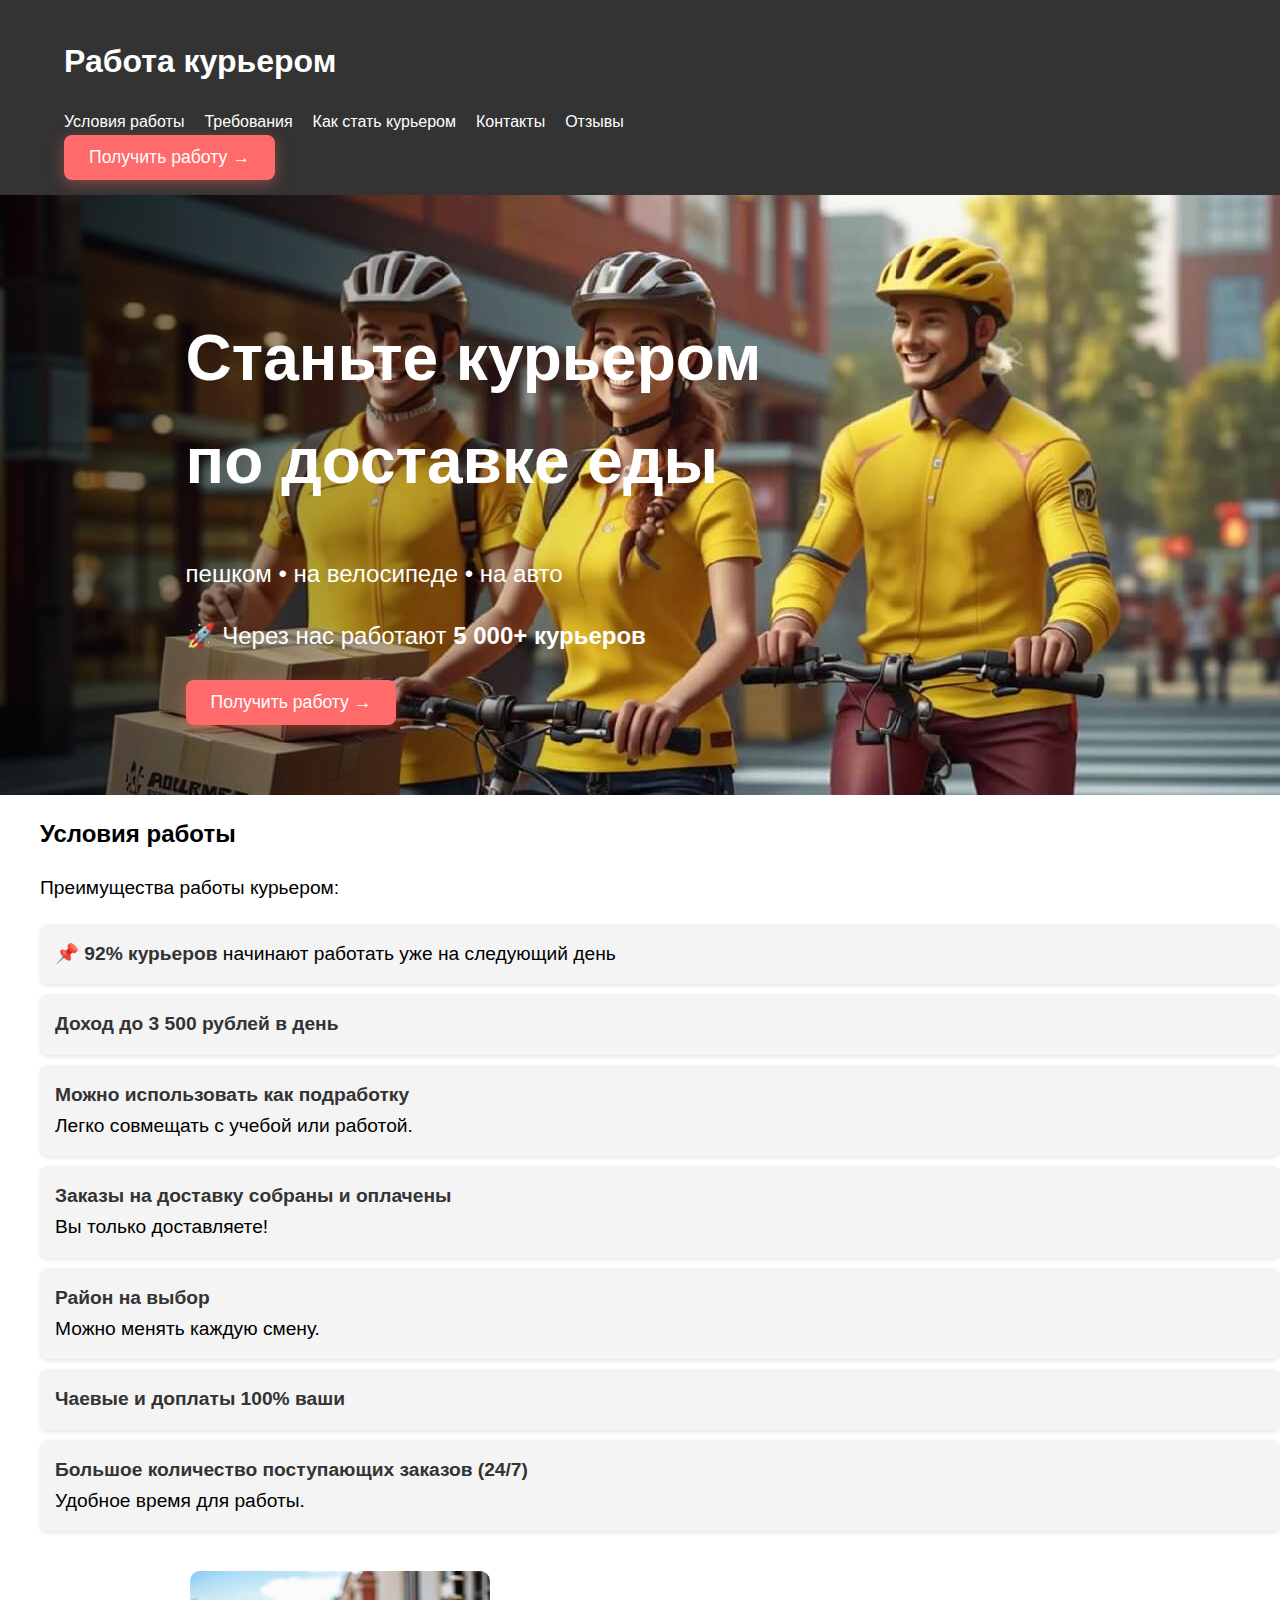
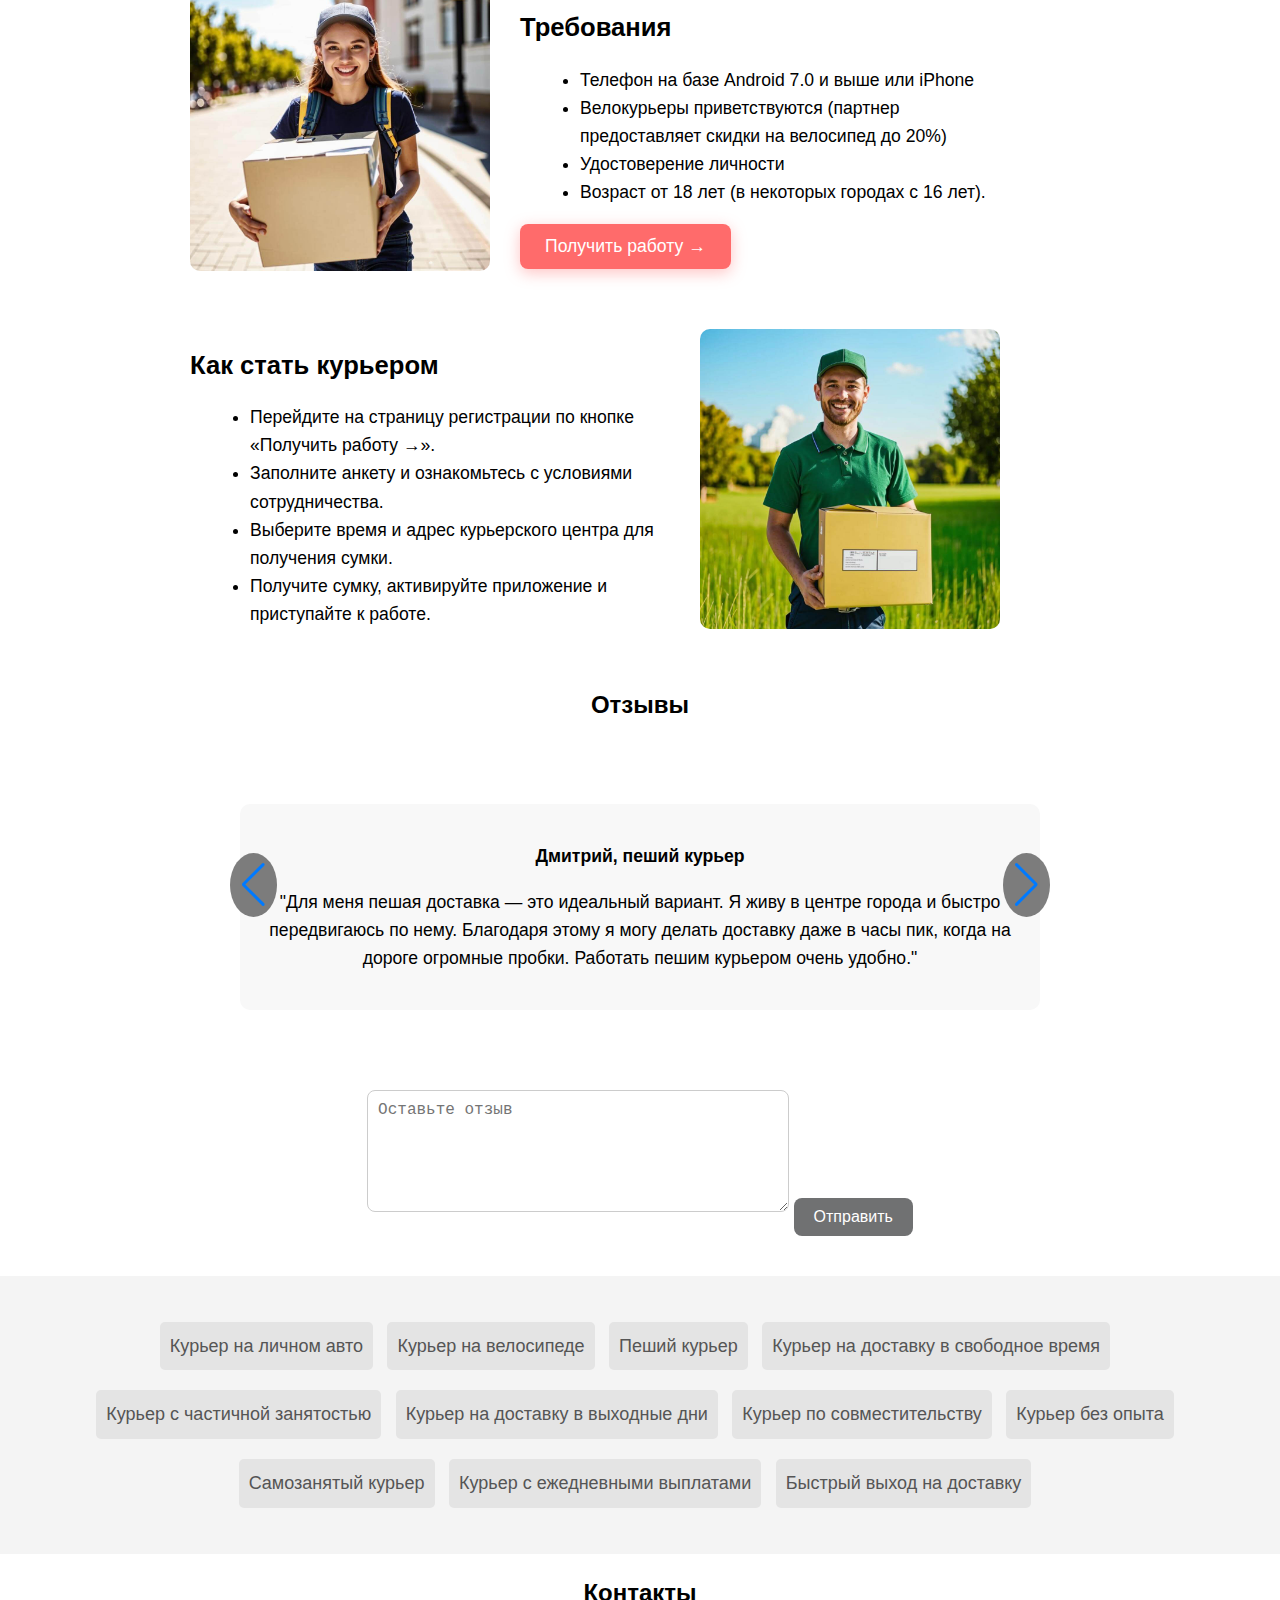
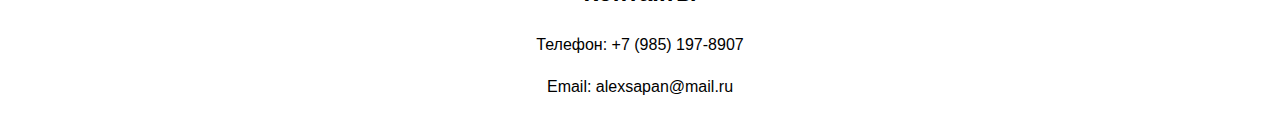
<file: index.html>
<!DOCTYPE html>
<html lang="ru">
<head>
        <!-- Yandex.Metrika counter -->
        <script type="text/javascript" >
            (function(m,e,t,r,i,k,a){m[i]=m[i]||function(){(m[i].a=m[i].a||[]).push(arguments)};
            m[i].l=1*new Date();
            for (var j = 0; j < document.scripts.length; j++) {if (document.scripts[j].src === r) { return; }}
            k=e.createElement(t),a=e.getElementsByTagName(t)[0],k.async=1,k.src=r,a.parentNode.insertBefore(k,a)})
            (window, document, "script", "https://mc.yandex.ru/metrika/tag.js", "ym");
         
            ym(98486998, "init", {
                 clickmap:true,
                 trackLinks:true,
                 accurateTrackBounce:true,
                 webvisor:true
            });
         </script>
         <noscript><div><img src="https://mc.yandex.ru/watch/98486998" style="position:absolute; left:-9999px;" alt="" /></div></noscript>
         <!-- /Yandex.Metrika counter -->    
    <meta charset="UTF-8">
    <meta name="viewport" content="width=device-width, initial-scale=1.0">
    <title>Работа курьером</title>
    <link rel="icon" type="image/png"  href="images/delivery-man.png">
    <link rel="icon" type="image/png" sizes="32x32" href="images/delivery-man-32x32.png">
    <link rel="icon" type="image/png" sizes="16x16" href="images/delivery-man-16x16.png">
    <link rel="apple-touch-icon" sizes="180x180" href="images/delivery-man-180x180.png">    
    <link rel="stylesheet" href="styles.css">
    <link rel="stylesheet" href="https://cdn.jsdelivr.net/npm/swiper@11/swiper-bundle.min.css" />
    <script src="https://cdn.jsdelivr.net/npm/swiper@11/swiper-bundle.min.js"></script>
        <!-- Top.Mail.Ru counter -->
        <script type="text/javascript">
        var _tmr = window._tmr || (window._tmr = []);
        _tmr.push({id: "3628624", type: "pageView", start: (new Date()).getTime()});
        (function (d, w, id) {
          if (d.getElementById(id)) return;
          var ts = d.createElement("script"); ts.type = "text/javascript"; ts.async = true; ts.id = id;
          ts.src = "https://top-fwz1.mail.ru/js/code.js";
          var f = function () {var s = d.getElementsByTagName("script")[0]; s.parentNode.insertBefore(ts, s);};
          if (w.opera == "[object Opera]") { d.addEventListener("DOMContentLoaded", f, false); } else { f(); }
        })(document, window, "tmr-code");
        </script>
        <noscript><div><img src="https://top-fwz1.mail.ru/counter?id=3628624;js=na" style="position:absolute;left:-9999px;" alt="Top.Mail.Ru" /></div></noscript>
        <!-- /Top.Mail.Ru counter -->
        
</head>
<body>
    <header>
        <div class="container">
            <div class="header-content">
                <h1>Работа курьером</h1>

                </div>
                <!-- Кнопка для мобильного меню -->
                <label for="mobile-menu-toggle" class="mobile-menu-icon">&#9776;</label>
                <input type="checkbox" id="mobile-menu-toggle" class="mobile-menu-toggle">
                <!-- Навигационное меню -->
                <nav class="nav-menu">
                    <ul>
                        <li><a href="#about">Условия работы</a></li>
                        <li><a href="#vacancies">Требования</a></li>
                        <li><a href="#how-to-become">Как стать курьером</a></li>
                        <li><a href="#contacts">Контакты</a></li>
                        <li><a href="#reviews">Отзывы</a></li>
                    </ul>
                </nav>
                <a href="https://trk.ppdu.ru/click?uid=20986&pid=1&oid=31ba9c13-4847-41f9-bc4a-1f4a1fbced43&erid=Kra23uVC3">
                    <button class="apply-btn">Получить работу →</button>
                </a>
            </div>
        </div>
    </header>

    <section id="hero">
        <div class="container">
            <h1>Станьте курьером<br>по доставке еды</h1>
            <p>пешком • на велосипеде • на авто</p>
            <div class="hero-benefits">
                <div class="benefit-item">                    
                    <p><span>🚀</span> Через нас работают <strong>5 000+ курьеров</strong></p>
                </div>
            </div>
            <a href="https://trk.ppdu.ru/click?uid=20986&pid=1&oid=31ba9c13-4847-41f9-bc4a-1f4a1fbced43&erid=Kra23uVC3">
                <button class="apply-btn">Получить работу →</button>
            </a>
        </div>
    </section>

    <section id="about">
        <h2>Условия работы</h2>
        <p>Преимущества работы курьером:</p>

        <ul>
            <li>📌 <strong>92% курьеров</strong> начинают работать уже на следующий день</li>                                   
            <li><strong>Доход до 3 500 рублей в день</strong></li>
            <li><strong>Можно использовать как подработку</strong><br>Легко совмещать с учебой или работой.</li>
            <li><strong>Заказы на доставку собраны и оплачены</strong><br>Вы только доставляете!</li>
            <li><strong>Район на выбор</strong><br>Можно менять каждую смену.</li>
            <li><strong>Чаевые и доплаты 100% ваши</strong></li>
            <li><strong>Большое количество поступающих заказов (24/7)</strong><br>Удобное время для работы.</li>
        </ul>
    </section>

    <section id="vacancies" class="vacancies-section">
        <div class="vacancies-content">
            <div class="vacancies-image">
                <img src="images/курьер реал девушка.jpg" alt="Требования" class="vacancies-img">
            </div>
            <div class="vacancies-text">
                <h3>Требования</h3>
                <ul>
                    <li>Телефон на базе Android 7.0 и выше или iPhone</li>
                    <li>Велокурьеры приветствуются (партнер предоставляет скидки на велосипед до 20%)</li>
                    <li>Удостоверение личности</li>
                    <li>Возраст от 18 лет (в некоторых городах с 16 лет).</li>
                </ul>
                
                <a href="https://trk.ppdu.ru/click?uid=20986&pid=1&oid=31ba9c13-4847-41f9-bc4a-1f4a1fbced43&erid=Kra23uVC3">
                    <button class="apply-btn">Получить работу →</button>
                </a>
            </div>
        </div>
    </section>

    <section id="how-to-become">
        <div class="how-to-become-content">
            <div class="how-to-become-text">
                <h3>Как стать курьером</h3>
                <ul>
                    <li>Перейдите на страницу регистрации по кнопке «Получить работу →».</li>
                    <li>Заполните анкету и ознакомьтесь с условиями сотрудничества.</li>
                    <li>Выберите время и адрес курьерского центра для получения сумки.</li>
                    <li>Получите сумку, активируйте приложение и приступайте к работе.</li>
                </ul>
            </div>
            <div class="how-to-become-image">
                <img src="images/курьер реал.jpg" alt="Как стать курьером">
            </div>
        </div>
    </section>

    <section id="reviews">
        <h2 style="text-align: center;">Отзывы</h2>
        <div class="reviews-container">
            <div class="swiper-container">
                <div class="swiper-wrapper">
                    <div class="swiper-slide">
                        <p><strong>Дмитрий, пеший курьер</strong></p>
                        <p>"Для меня пешая доставка — это идеальный вариант. Я живу в центре города и быстро передвигаюсь по нему. Благодаря этому я могу делать доставку даже в часы пик, когда на дороге огромные пробки. Работать пешим курьером очень удобно."</p>
                    </div>
                    <div class="swiper-slide">
                        <p><strong>Марина, курьер на велосипеде</strong></p>
                        <p>"Работа на велосипеде — отличная альтернатива для тех, кто не хочет сидеть в пробках и заботится о своей физической форме. Доставлять быстро и легко, а еще это экологично! Я очень довольна, что выбрала этот способ доставки."</p>
                    </div>
                    <div class="swiper-slide">
                        <p><strong>Алексей, курьер на личном авто</strong></p>
                        <p>"Работа курьером на личном авто — это именно то, что мне нужно! Я сам определяю, когда работать, и зарабатываю достойно. Плюс, не нужно тратить время на общественный транспорт. Рекомендую тем, кто хочет сочетать работу и личное время."</p>
                    </div>
                </div>
                <!-- Навигация -->
                <div class="swiper-button-next"></div>
                <div class="swiper-button-prev"></div>
            </div>
        </div>
        <form class="review-form">
            <textarea placeholder="Оставьте отзыв" required></textarea>
            <button type="submit">Отправить</button>
        </form>
    </section>

    <section class="keywords-section">
        <ul>
            <li>Курьер на личном авто</li>
            <li>Курьер на велосипеде</li>
            <li>Пеший курьер</li>
            <li>Курьер на доставку в свободное время</li>
            <li>Курьер с частичной занятостью</li>
            <li>Курьер на доставку в выходные дни</li>
            <li>Курьер по совместительству</li>
            <li>Курьер без опыта</li>
            <li>Самозанятый курьер</li>
            <li>Курьер с ежедневными выплатами</li>
            <li>Быстрый выход на доставку</li>
        </ul>
    </section>

    <footer>
        <h2 style="text-align: center;" id="contacts">Контакты</h2>
        <p style="text-align: center;">Телефон: +7 (985) 197-8907</p>
        <p style="text-align: center;">Email: alexsapan@mail.ru</p>        
    </footer>

    <script>
        document.addEventListener("DOMContentLoaded", function () {
            new Swiper('.swiper-container', {
                loop: true,
                navigation: {
                    nextEl: '.swiper-button-next',
                    prevEl: '.swiper-button-prev',
                },
                autoplay: {
                    delay: 5000,
                    disableOnInteraction: false,
                },
                spaceBetween: 20,
            });
        });
    </script>
</body>
</html>
</file>
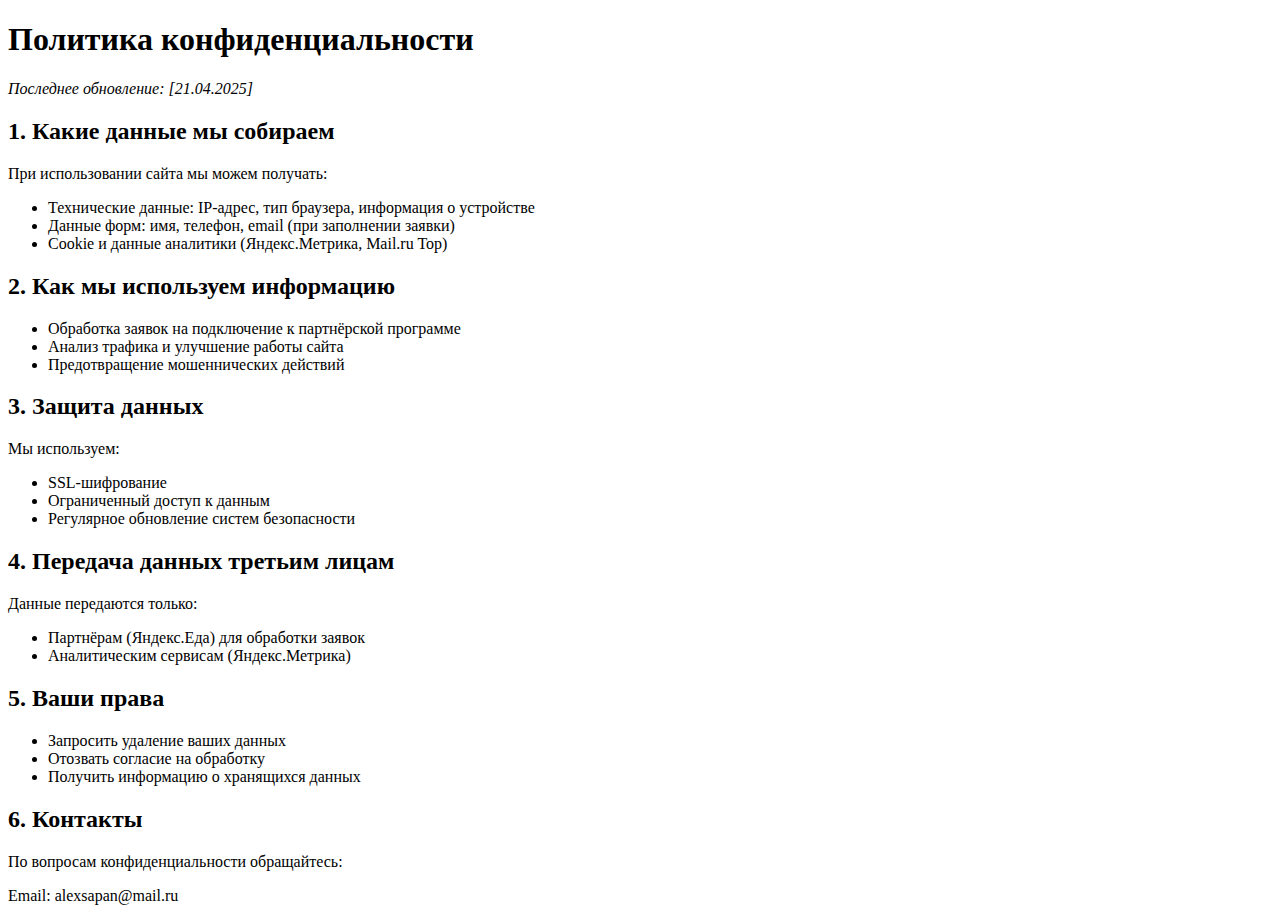
<file: privacy-policy.html>
<!DOCTYPE html>
<html lang="ru">
<head>
    <meta charset="UTF-8">
    <title>Политика конфиденциальности</title>
</head>
<body>
    <div class="container">
        <h1>Политика конфиденциальности</h1>
        
        <p><em>Последнее обновление: [21.04.2025]</em></p>

        <h2>1. Какие данные мы собираем</h2>
        <p>При использовании сайта мы можем получать:</p>
        <ul>
            <li>Технические данные: IP-адрес, тип браузера, информация о устройстве</li>
            <li>Данные форм: имя, телефон, email (при заполнении заявки)</li>
            <li>Cookie и данные аналитики (Яндекс.Метрика, Mail.ru Top)</li>
        </ul>

        <h2>2. Как мы используем информацию</h2>
        <ul>
            <li>Обработка заявок на подключение к партнёрской программе</li>
            <li>Анализ трафика и улучшение работы сайта</li>
            <li>Предотвращение мошеннических действий</li>
        </ul>

        <h2>3. Защита данных</h2>
        <p>Мы используем:</p>
        <ul>
            <li>SSL-шифрование</li>
            <li>Ограниченный доступ к данным</li>
            <li>Регулярное обновление систем безопасности</li>
        </ul>

        <h2>4. Передача данных третьим лицам</h2>
        <p>Данные передаются только:</p>
        <ul>
            <li>Партнёрам (Яндекс.Еда) для обработки заявок</li>
            <li>Аналитическим сервисам (Яндекс.Метрика)</li>
        </ul>

        <h2>5. Ваши права</h2>
        <ul>
            <li>Запросить удаление ваших данных</li>
            <li>Отозвать согласие на обработку</li>
            <li>Получить информацию о хранящихся данных</li>
        </ul>

        <h2>6. Контакты</h2>
        <p>По вопросам конфиденциальности обращайтесь:</p>
        <p>Email: alexsapan@mail.ru<br></p>
        
    </div>
</body>
</html>
</file>
<file: styles.css>
/* Базовые стили */
body {
    font-family: Arial, sans-serif;
    margin: 0;
    padding: 0;
    line-height: 1.6;
    overflow-x: hidden;
}

.container {
    width: 90%;
    max-width: 1200px;
    margin: 0 auto;
}

header {
    display: flex;
    justify-content: space-between;
    align-items: center;
    background: #333;
    color: white;
    padding: 15px 0;
    position: relative;
}

.mobile-menu-icon {
    display: none;
    font-size: 2rem;
    cursor: pointer;
    color: white;
}

.mobile-menu-toggle {
    display: none;
}

.nav-menu ul {
    list-style: none;
    padding: 0;
    margin: 0;
    display: flex;
}

.nav-menu ul li {
    margin-right: 20px;
}

.nav-menu ul li a {
    color: white;
    text-decoration: none;
}

.apply-btn {
    background: #FF6B6B; /* Ярко-красный вместо желтого */
    color: white !important; /* Белый текст для контраста */
    border: none;
    padding: 12px 25px; /* Увеличенный размер */
    cursor: pointer;
    font-size: 1.1em;
    border-radius: 8px; /* Скругление углов */
    box-shadow: 0 4px 15px rgba(255, 107, 107, 0.4); /* Тень для объема */
    transition: all 0.3s ease; /* Плавные анимации */
}

.apply-btn:hover {
    background: #FF5252; /* Темнее при наведении */
    transform: translateY(-2px); /* Эффект "приподнятия" */
    box-shadow: 0 6px 20px rgba(255, 82, 82, 0.5);
}

#hero {
    position: relative;
    background: url('images/3 курьера.jpg') center/cover no-repeat;
    padding: 100px 0;
    text-align: left;
    color: white;
    display: flex;
    flex-direction: column;
    align-items: flex-start;
    justify-content: center;
    height: 400px;
    padding-left: 10%;
}

#hero::before {
    content: '';
    position: absolute;
    top: 0;
    left: 0;
    right: 0;
    bottom: 0;
    background: linear-gradient(to right, rgba(0, 0, 0, 0.6) 0%, rgba(0, 0, 0, 0) 50%);
    z-index: 1;
}

#hero .container {
    position: relative;
    z-index: 2;
}

#hero h1 {
    font-size: 4rem;
    font-weight: bold;
}

#hero p {
    font-size: 1.5rem;
}

#about {
    margin-left: 40px;
}

#about ul {
    list-style-type: none;
    padding: 0;
}

#about ul li {
    background: #f4f4f4;
    padding: 15px;
    margin-bottom: 10px;
    border-radius: 8px;
    font-size: 1.2rem;
    box-shadow: 0 2px 4px rgba(0, 0, 0, 0.1);
}

#about ul li strong {
    font-weight: bold;
    color: #333;
}

#about p {
    font-size: 1.2rem;
    margin-bottom: 20px;
}

#vacancies, #how-to-become {
    margin: 40px 0;
}

.vacancies-content, .how-to-become-content {
    display: flex;
    justify-content: flex-start;
    align-items: center;
    gap: 15px;
    max-width: 900px;
    margin: 0 auto;
}

.vacancies-image, .how-to-become-image {
    flex: 0 0 35%;
}

.vacancies-image img, .how-to-become-image img {
    width: 100%;
    max-width: 300px;
    height: auto;
    border-radius: 10px;
}

.vacancies-text, .how-to-become-text {
    flex: 1;
    max-width: 55%;
}

.vacancies-text h3, .how-to-become-text h3 {
    font-size: 1.6rem;
    margin-bottom: 15px;
}

.vacancies-text ul, .how-to-become-text ul {
    list-style-type: disc;
    margin-left: 20px;
    font-size: 1.1rem;
}

.vacancies-text p, .how-to-become-text p {
    font-size: 1.1rem;
    margin-top: 10px;
}

.swiper-container {
    width: 100%;
    max-width: 800px;
    margin: 0 auto;
    padding: 20px 0;
    overflow: hidden;
}

.swiper-wrapper {
    display: flex;
    transition: transform 0.5s ease-in-out;
    width: 100%;
    box-sizing: border-box;
}

.swiper-slide {
    flex: 0 0 100%;
    max-width: 100%;
    padding: 20px;
    box-sizing: border-box;
    background: #f8f8f8;
    border-radius: 10px;
    text-align: center;
    font-size: 1.1rem;
}

.swiper-button-next, .swiper-button-prev {
    color: white;
    background-color: rgba(0, 0, 0, 0.5);
    padding: 10px;
    cursor: pointer;
    border-radius: 50%;
    width: 40px;
    height: 40px;
    display: flex;
    align-items: center;
    justify-content: center;
    position: absolute;
    top: 50%;
    transform: translateY(-50%);
    z-index: 10;
}

.swiper-button-next {
    right: 10px;
}

.swiper-button-prev {
    left: 10px;
}

form {
    text-align: center;
    margin-top: 20px;
}

form textarea, .review-form textarea {
    width: 100%;
    max-width: 500px;
    height: 80px;
    padding: 10px;
    border-radius: 5px;
    border: 1px solid #ccc;
}

form button, .review-form button {
    margin-top: 10px;
    padding: 10px 20px;
    border: none;
    background-color: #ff6600;
    color: white;
    cursor: pointer;
    border-radius: 5px;
}

.review-card:hover {
    transform: scale(1.05);
}

.reviews-container {
    position: relative;
    width: 100%;
    max-width: 800px;
    margin: 0 auto;
    padding: 40px 20px;
    overflow: hidden;
}

input[type="radio"] {
    display: none;
}

.reviews-cards {
    display: flex;
    transition: transform 0.5s ease-in-out;
    width: 100%;
    box-sizing: border-box;
}

.review-form {
    margin-top: 20px;
    text-align: center;
}

.review-form textarea {
    width: 100%;
    max-width: 400px;
    height: 100px;
    margin-bottom: 10px;
    padding: 10px;
    font-size: 1rem;
    border-radius: 8px;
    border: 1px solid #ccc;
}

.review-form button {
    padding: 10px 20px;
    font-size: 1rem;
    background-color: #707172;
    color: white;
    border: none;
    border-radius: 8px;
    cursor: pointer;
}

.review-form button:hover {
    background-color: #fafbfc;
}

.review-card {
    min-width: 300px;
    margin-right: 20px;
    padding: 20px;
    border: 1px solid #ddd;
    border-radius: 10px;
    box-shadow: 0 4px 10px rgba(0, 0, 0, 0.1);
    background-color: #fff;
}

.reviews-navigation {
    position: absolute;
    top: 50%;
    left: 0;
    right: 0;
    display: flex;
    justify-content: space-between;
    transform: translateY(-50%);
    z-index: 10;
}

.reviews-prev, .reviews-next {
    background-color: rgba(131, 7, 7, 0.5);
    color: white;
    border: none;
    padding: 10px;
    cursor: pointer;
}

label {
    cursor: pointer;
    font-size: 2rem;
    color: #a70b0b;
    transition: color 0.3s;
}

label:hover {
    color: #ffcc00;
}

#review1:checked ~ .reviews-cards {
    transform: translateX(0);
}

#review2:checked ~ .reviews-cards {
    transform: translateX(-33.33%);
}

#review3:checked ~ .reviews-cards {
    transform: translateX(-66.66%);
}

.keywords-section {
    background-color: #f4f4f4;
    padding: 20px;
    margin-top: 40px;
    text-align: center;
}

.keywords-section h3 {
    font-size: 24px;
    margin-bottom: 20px;
    color: #333;
}

.keywords-section ul {
    list-style-type: none;
    padding: 0;
}

.keywords-section li {
    font-size: 18px;
    color: #555;
    margin: 10px 0;
    display: inline-block;
    background-color: #e4e4e4;
    padding: 10px;
    border-radius: 5px;
    margin-right: 10px;
}

/* Адаптивность */
@media (max-width: 768px) {
    .header-content .apply-btn {
        display: none; /* Скрываем кнопку в мобильной версии */
    }    
    .mobile-menu-icon {
        display: block;
    }

    .nav-menu {
        display: none;
        flex-direction: column;
        background: #333;
        position: absolute;
        top: 100%;
        left: 0;
        right: 0;
        z-index: 1000;
    }

    .mobile-menu-toggle:checked ~ .nav-menu {
        display: flex;
    }

    .nav-menu ul {
        flex-direction: column;
        align-items: center;
    }

    .nav-menu ul li {
        margin: 10px 0;
    }

    #hero {
        height: auto;
        padding: 50px 20px;
    }

    #hero h1 {
        font-size: 2.5rem;
    }

    #hero p {
        font-size: 1.2rem;
    }

    .vacancies-content, .how-to-become-content {
        flex-direction: column;
    }

    .vacancies-image, .how-to-become-image {
        flex: 0 0 100%;
    }

    .vacancies-text, .how-to-become-text {
        max-width: 100%;
    }

    .swiper-slide {
        padding: 15px;
    }

    .review-form textarea {
        max-width: 100%;
    }

    .keywords-section li {
        display: block;
        margin-right: 0;
        margin-bottom: 10px;
    }
}

@media (max-width: 480px) {
    #hero h1 {
        font-size: 2rem;
    }

    #hero p {
        font-size: 1rem;
    }

    .apply-btn {
        padding: 10px 20px;
        font-size: 1em;
        width: 100%; /* На всю ширину экрана */
        margin-top: 10px;
    }

    form button, .review-form button {
        font-size: 0.9rem;
        padding: 8px 16px;
    }
}
</file>
